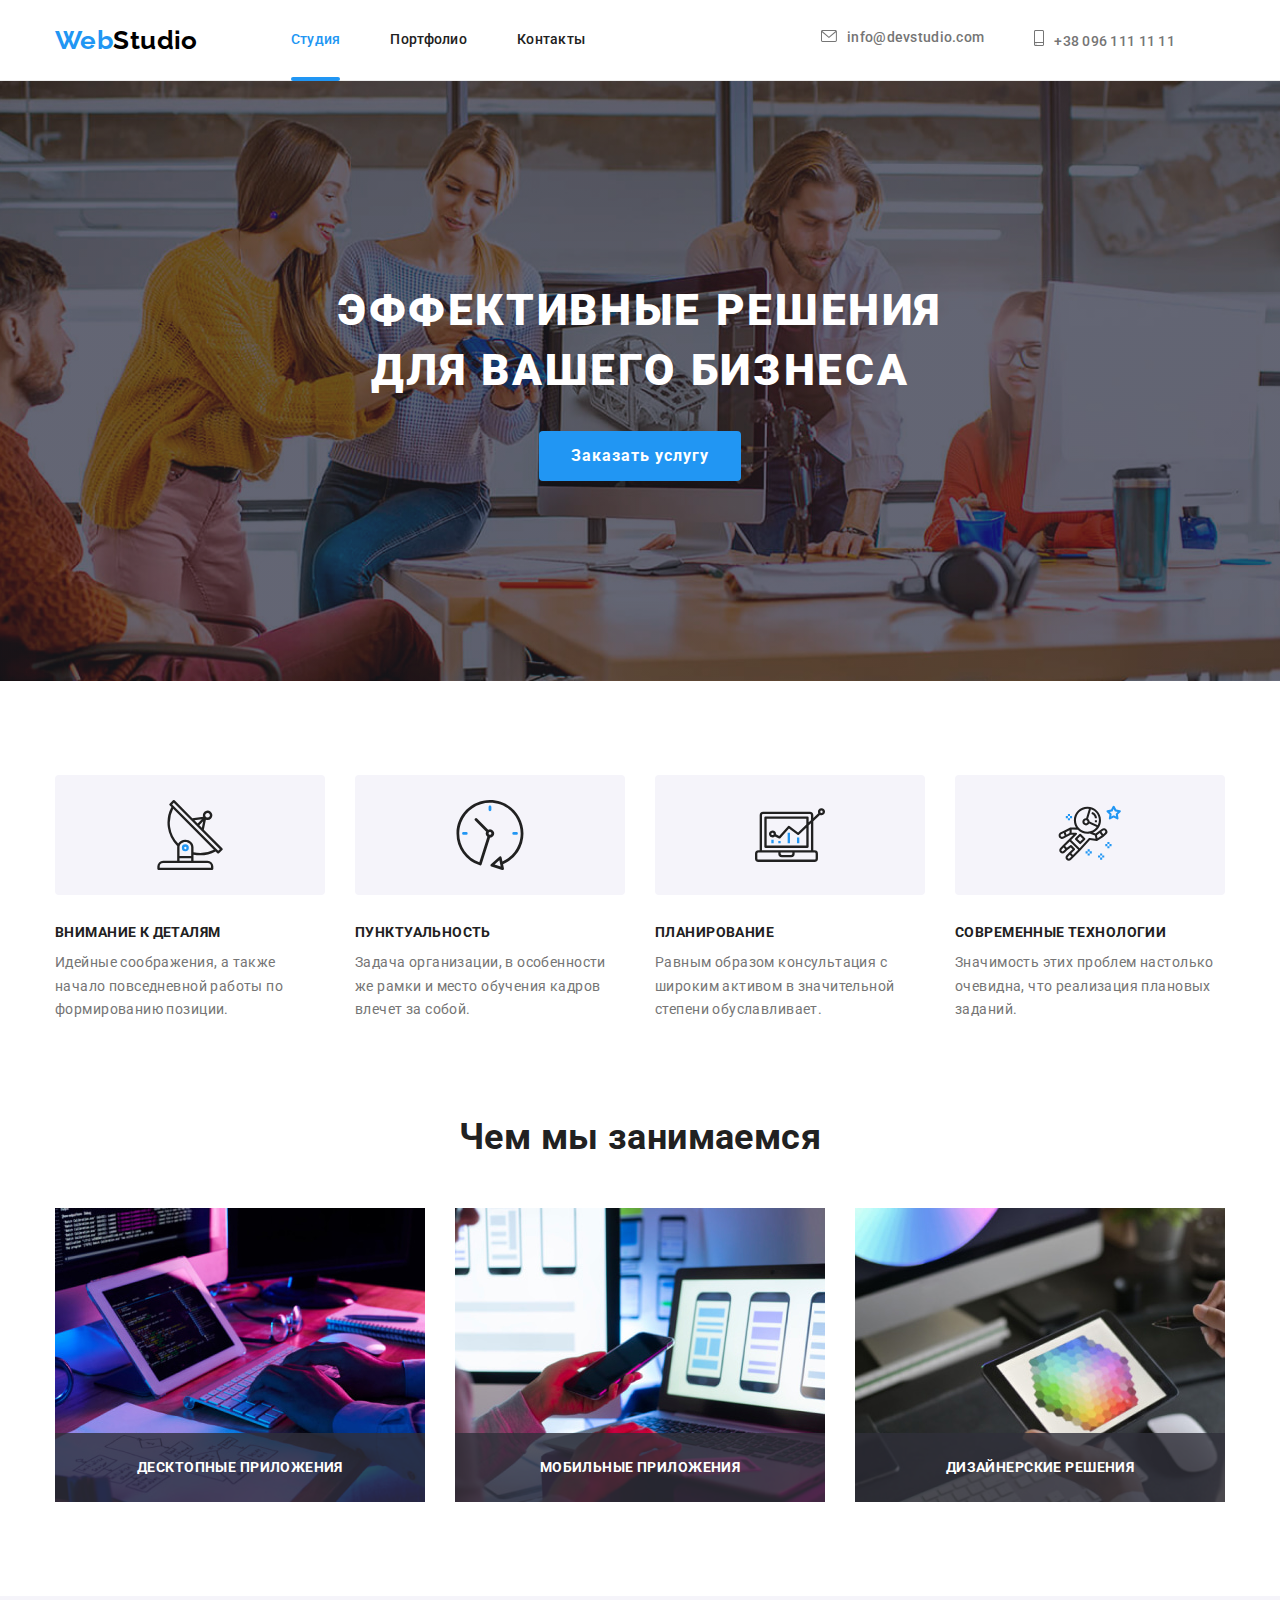
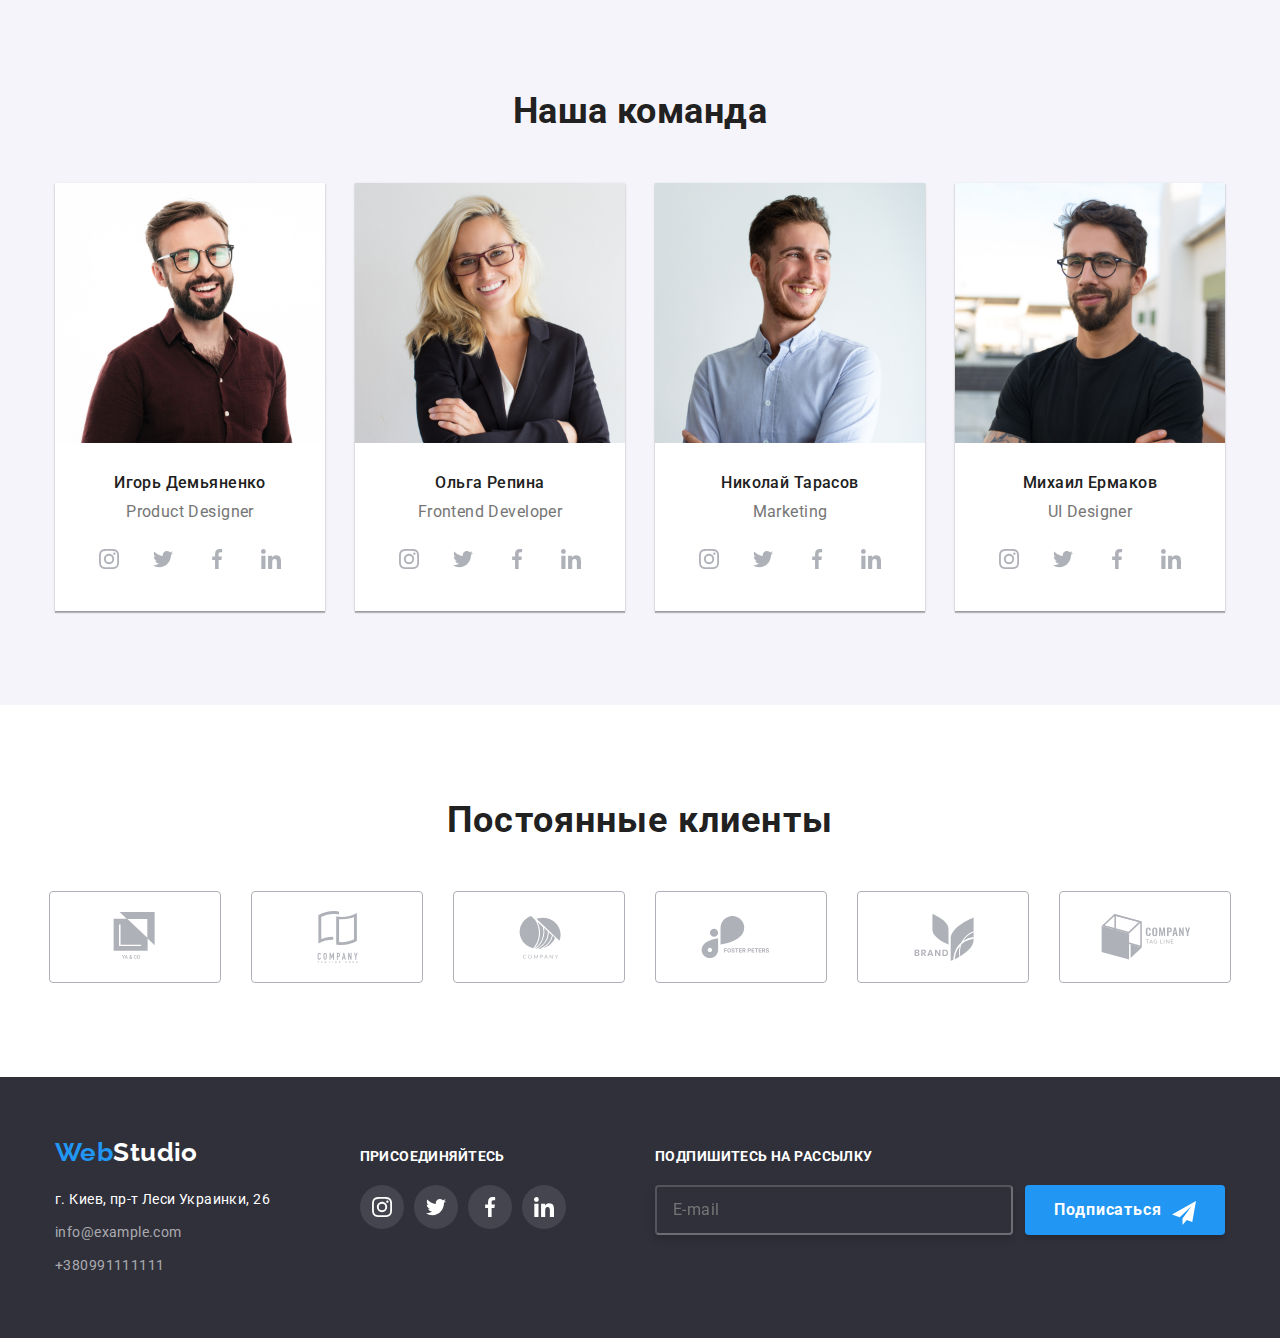
<file: index.html>
<!DOCTYPE html>
<html lang="ru">

<head>
    <meta charset="UTF-8" />
    <meta http-equiv="X-UA-Compatible" content="IE=edge" />
    <meta name="viewport" content="width=device-width, initial-scale=1.0" />
    <title lang="en">WebStudio</title>
    <link rel="stylesheet" href="https://cdn.jsdelivr.net/npm/modern-normalize@1.1.0/modern-normalize.min.css" />
    <link rel="preconnect" href="https://fonts.googleapis.com" />
    <link rel="preconnect" href="https://fonts.gstatic.com" crossorigin />
    <link href="https://fonts.googleapis.com/css2?family=Raleway:wght@700&family=Roboto:wght@400;500;700;900&display=swap" rel="stylesheet" />

    <link rel="stylesheet" href="./css/main.min.css">
</head>

<body>
    <!-- section header -->

    <header class="header">
        <div class="container header__container">
            <a class="header__logo logo link" href="" lang="en"><span class="logo__section">Web</span>Studio</a>
            <nav class="nav">
                <ul class="nav__list list">
                    <li class="nav__item">
                        <a class="nav__link link nav__link--current" href="./index.html">Студия</a>
                    </li>
                    <li class="nav__item">
                        <a class="nav__link link" href="./portfolio.html">Портфолио</a>
                    </li>
                    <li class="nav__item">
                        <a class="nav__link link" href="">Контакты</a>
                    </li>
                </ul>
            </nav>

            <ul class="header-contact list">
                <li class="header-contact__item">
                    <a class="header-contact__mail link" href="mailto:info@devstudio.com">
                        <svg class="header-contact__icon" width="16" height="12">
                            <use href="./images/icons.svg#mail" aria-label="mail"></use>
                        </svg>info@devstudio.com</a>
                </li>
                <li class="header-contact__item">
                    <a class="header-contact__phone link" href="tel:+380961111111">
                        <svg class="header-contact__icon" width="10" height="16">
                            <use href="./images/icons.svg#phone" aria-label="phone"></use>
                        </svg>+38 096 111 11 11</a>
                </li>
            </ul>
        </div>
    </header>

    <!-- main section -->

    <main>
        <!-- section hero -->

        <section class="section-hero">
            <div class="container">
                <h1 class="section-hero__title">Эффективные решения для вашего бизнеса</h1>
                <button class="section-hero__btn" type="button" data-modal-open>Заказать услугу</button>
            </div>
        </section>

        <!-- section advantage -->

        <h2 class="visually-hidden">Преимущества</h2>

        <section class="section">
            <div class="container">
                <h2 class="visually-hidden">Преимущества</h2>

                <ul class="advantage-list list">
                    <li class="advantage-list__item">
                        <div class="advantage-list__icon">
                            <svg width="70" height="70">
                                <use href="./images/icons.svg#antenna" aria-label="antenna"></use>
                            </svg>
                        </div>
                        <h3 class="advantage-list__title">Внимание к деталям</h3>
                        <p class="advantage-list__description">
                            Идейные соображения, а также начало повседневной работы по формированию позиции.
                        </p>
                    </li>
                    <li class="advantage-list__item">
                        <div class="advantage-list__icon">
                            <svg width="70" height="70">
                                <use href="./images/icons.svg#clock" aria-label="clock"></use>
                            </svg>
                        </div>
                        <h3 class="advantage-list__title">Пунктуальность</h3>
                        <p class="advantage-list__description">
                            Задача организации, в особенности же рамки и место обучения кадров влечет за собой.
                        </p>
                    </li>
                    <li class="advantage-list__item">
                        <div class="advantage-list__icon">
                            <svg width="70" height="70">
                                <use href="./images/icons.svg#diagram" aria-label="diagram"></use>
                            </svg>
                        </div>
                        <h3 class="advantage-list__title">Планирование</h3>
                        <p class="advantage-list__description">
                            Равным образом консультация с широким активом в значительной степени обуславливает.
                        </p>
                    </li>
                    <li class="advantage-list__item">
                        <div class="advantage-list__icon">
                            <svg width="70" height="70">
                                <use href="./images/icons.svg#astronaut" aria-label="astronaut"></use>
                            </svg>
                        </div>
                        <h3 class="advantage-list__title">Современные технологии</h3>
                        <p class="advantage-list__description">
                            Значимость этих проблем настолько очевидна, что реализация плановых заданий.
                        </p>
                    </li>
                </ul>
            </div>
        </section>

        <!-- section examples -->

        <section class="examples section">
            <div class="container">
                <h2 class="examples__title">Чем мы занимаемся</h2>
                <ul class="examples__list list">
                    <li class="examples__item">
                        <img src="./images/work-examples/work_examples_1.jpg" alt="фото 1" width="370" height="294" />
                        <div class="examples__wrapper">
                            <p class="examples__label">Десктопные приложения</p>
                        </div>
                    </li>
                    <li class="examples__item">
                        <img src="./images/work-examples/work_examples_2.jpg" alt="фото 2" width="370" height="294" />
                        <div class="examples__wrapper">
                            <p class="examples__label">Мобильные приложения</p>
                        </div>
                    </li>
                    <li class="examples__item">
                        <img src="./images/work-examples/work_examples_3.jpg" alt="фото 3" width="370" height="294" />
                        <div class="examples__wrapper">
                            <p class="examples__label">Дизайнерские решения</p>
                        </div>
                    </li>
                </ul>
            </div>
        </section>

        <!-- section our team -->

        <section class="team section">
            <div class="container">
                <h2 class="team__title">Наша команда</h2>
                <ul class="team__list list">
                    <li class="team__item">
                        <img src="./images/our-team/Ihor_Demyanenko.jpg" alt="photo Ihor Demyanenko" width="270" height="260" />
                        <div class="team__description-block">
                            <h3 class="team__subtitle">Игорь Демьяненко</h3>
                            <p class="team__description" lang="en">Product Designer</p>

                            <ul class="sotial-list">
                                <li class="social-item list">
                                    <a class="social-item__link" href="">
                                        <svg class="social-item__icon" width="20" height="20">
                                            <use href="./images/icons.svg#instagram" aria-label="instagram"></use>
                                        </svg>
                                    </a>
                                </li>
                                <li class="social-item list">
                                    <a class="social-item__link" href="">
                                        <svg class="social-item__icon" width="20" height="20">
                                            <use href="./images/icons.svg#twitter" aria-label="twitter"></use>
                                        </svg>
                                    </a>
                                </li>
                                <li class="social-item list">
                                    <a class="social-item__link" href="">
                                        <svg class="social-item__icon" width="20" height="20">
                                            <use href="./images/icons.svg#facebook" aria-label="facebook"></use>
                                        </svg>
                                    </a>
                                </li>
                                <li class="social-item list">
                                    <a class="social-item__link" href="">
                                        <svg class="social-item__icon" width="20" height="20">
                                            <use href="./images/icons.svg#linkedin" aria-label="linkedin"></use>
                                        </svg>
                                    </a>
                                </li>
                            </ul>
                        </div>
                    </li>
                    <li class="team__item">
                        <img src="./images/our-team/Olga_Repina.jpg" alt="photo Olha Repina" width="270" height="260" />
                        <div class="team__description-block">
                            <h3 class="team__subtitle">Ольга Репина</h3>
                            <p class="team__description" lang="en">Frontend Developer</p>
                            <ul class="sotial-list">
                                <li class="social-item list">
                                    <a class="social-item__link" href="">
                                        <svg class="social-item__icon" width="20" height="20">
                                            <use href="./images/icons.svg#instagram" aria-label="instagram"></use>
                                        </svg>
                                    </a>
                                </li>
                                <li class="social-item list">
                                    <a class="social-item__link" href="">
                                        <svg class="social-item__icon" width="20" height="20">
                                            <use href="./images/icons.svg#twitter" aria-label="twitter"></use>
                                        </svg>
                                    </a>
                                </li>
                                <li class="social-item list">
                                    <a class="social-item__link" href="">
                                        <svg class="social-item__icon" width="20" height="20">
                                            <use href="./images/icons.svg#facebook" aria-label="facebook"></use>
                                        </svg>
                                    </a>
                                </li>
                                <li class="social-item list">
                                    <a class="social-item__link" href="">
                                        <svg class="social-item__icon" width="20" height="20">
                                            <use href="./images/icons.svg#linkedin" aria-label="linkedin"></use>
                                        </svg>
                                    </a>
                                </li>
                            </ul>
                        </div>
                    </li>
                    <li class="team__item">
                        <img src="./images/our-team/Nicolay_Tarasov.jpg" alt="photo Nikolay Tarasov" width="270" height="260" />
                        <div class="team__description-block">
                            <h3 class="team__subtitle">Николай Тарасов</h3>
                            <p class="team__description" lang="en">Marketing</p>
                            <ul class="sotial-list">
                                <li class="social-item list">
                                    <a class="social-item__link" href="">
                                        <svg class="social-item__icon" width="20" height="20">
                                            <use href="./images/icons.svg#instagram" aria-label="instagram"></use>
                                        </svg>
                                    </a>
                                </li>
                                <li class="social-item list">
                                    <a class="social-item__link" href="">
                                        <svg class="social-item__icon" width="20" height="20">
                                            <use href="./images/icons.svg#twitter" aria-label="twitter"></use>
                                        </svg>
                                    </a>
                                </li>
                                <li class="social-item list">
                                    <a class="social-item__link" href="">
                                        <svg class="social-item__icon" width="20" height="20">
                                            <use href="./images/icons.svg#facebook" aria-label="facebook"></use>
                                        </svg>
                                    </a>
                                </li>
                                <li class="social-item list">
                                    <a class="social-item__link" href="">
                                        <svg class="social-item__icon" width="20" height="20">
                                            <use href="./images/icons.svg#linkedin" aria-label="linkedin"></use>
                                        </svg>
                                    </a>
                                </li>
                            </ul>
                        </div>
                    </li>
                    <li class="team__item">
                        <img src="./images/our-team/Mychail_Ermakov.jpg" alt="photo Mykhail Ermakov" width="270" height="260" />
                        <div class="team__description-block">
                            <h3 class="team__subtitle">Михаил Ермаков</h3>
                            <p class="team__description" lang="en">UI Designer</p>
                            <ul class="sotial-list">
                                <li class="social-item list">
                                    <a class="social-item__link" href="">
                                        <svg class="social-item__icon" width="20" height="20">
                                            <use href="./images/icons.svg#instagram" aria-label="instagram"></use>
                                        </svg>
                                    </a>
                                </li>
                                <li class="social-item list">
                                    <a class="social-item__link" href="">
                                        <svg class="social-item__icon" width="20" height="20">
                                            <use href="./images/icons.svg#twitter" aria-label="twitter"></use>
                                        </svg>
                                    </a>
                                </li>
                                <li class="social-item list">
                                    <a class="social-item__link" href="">
                                        <svg class="social-item__icon" width="20" height="20">
                                            <use href="./images/icons.svg#facebook" aria-label="facebook"></use>
                                        </svg>
                                    </a>
                                </li>
                                <li class="social-item list">
                                    <a class="social-item__link" href="">
                                        <svg class="social-item__icon" width="20" height="20">
                                            <use href="./images/icons.svg#linkedin" aria-label="linkedin"></use>
                                        </svg>
                                    </a>
                                </li>
                            </ul>
                        </div>
                    </li>
                </ul>
            </div>
        </section>

        <!-- regular customers -->

        <section class="customers section">
            <h2 class="customers__title">Постоянные клиенты</h2>
            <div class="customers__wrapper">
                <ul class="customers__list list">
                    <li class="customers__item">
                        <a class="customers__link " href="">
                            <svg class="customers__icon" width="170" height="90">
                                <use href="./images/icons.svg#Client-1" aria-label="Client-1"></use>
                            </svg>
                        </a>
                    </li>
                    <li class="customers__item">
                        <a href="" class="customers__link">
                            <svg class="customers__icon" width="170" height="90">
                                <use href="./images/icons.svg#Client-2" aria-label="Client-2"></use>
                            </svg>
                        </a>
                    </li>
                    <li class="customers__item">
                        <a href="" class="customers__link">
                            <svg class="customers__icon" width="170" height="90">
                                <use href="./images/icons.svg#Client-3" aria-label="Client-3"></use>
                            </svg>
                        </a>
                    </li>
                    <li class="customers__item">
                        <a href="" class="customers__link">
                            <svg class="customers__icon" width="170" height="90">
                                <use href="./images/icons.svg#Client-4" aria-label="Client-4"></use>
                            </svg>
                        </a>
                    </li>
                    <li class="customers__item">
                        <a href="" class="customers__link">
                            <svg class="customers__icon" width="170" height="90">
                                <use href="./images/icons.svg#Client-5" aria-label="Client-5"></use>
                            </svg>
                        </a>
                    </li>
                    <li class="customers__item">
                        <a href="" class="customers__link">
                            <svg class="customers__icon" width="170" height="90">
                                <use href="./images/icons.svg#Client-6" aria-label="Client-6"></use>
                            </svg>
                        </a>
                    </li>
                </ul>
            </div>
        </section>
    </main>

    <!-- section footer -->

    <footer class="footer">
        <div class="footer-container container">
            <div>
                <a class="footer__logo logo link" href="" lang="en"><span class="logo__section">Web</span>Studio</a>
                <adress>
                    <ul class="adress-list list">
                        <li class="adress-list__item">
                            <a class="adress-list__adress">г. Киев, пр-т Леси Украинки, 26</a>
                        </li>
                        <li class="adress-list__item">
                            <a class="adress-list__mail link" href="info@example.com">info@example.com</a>
                        </li>
                        <li class="adress-list__item">
                            <a class="adress-list__phone link" href="tel:+380991111111">+380991111111</a>
                        </li>
                    </ul>
                </adress>
            </div>
            <div>
                <b class="join">Присоединяйтесь</b>

                <ul class="sotial-list">
                    <li class="social-item list">
                        <a class="social-item__link social-item__link--footer" href="">
                            <svg class="social-item__icon social-item__icon--footer" width="20" height="20">
                                <use href="./images/icons.svg#instagram" aria-label="instagram"></use>
                            </svg>
                        </a>
                    </li>
                    <li class="social-item list">
                        <a class="social-item__link social-item__link--footer" href="">
                            <svg class="social-item__icon social-item__icon--footer" width="20" height="20">
                                <use href="./images/icons.svg#twitter" aria-label="twitter"></use>
                            </svg>
                        </a>
                    </li>
                    <li class="social-item list">
                        <a class="social-item__link social-item__link--footer" href="">
                            <svg class="social-item__icon social-item__icon--footer" width="20" height="20">
                                <use href="./images/icons.svg#facebook" aria-label="facebook"></use>
                            </svg>
                        </a>
                    </li>
                    <li class="social-item list">
                        <a class="social-item__link social-item__link--footer" href="">
                            <svg class="social-item__icon social-item__icon--footer" width="20" height="20">
                                <use href="./images/icons.svg#linkedin" aria-label="linkedin"></use>
                            </svg>
                        </a>
                    </li>
                </ul>
            </div>
            <div class="form-part">
                <form action="#" class="footer-form">
                    <b class="footer-form__action">Подпишитесь на рассылку</b>
                    <label class="footer-form__subscription">
                    <input class="footer-form__input" type="email" name="user-email" placeholder="E-mail">
                    <button class="footer-form__btn" type="submit">Подписаться
                        <svg class="footer-form__icon" width="24" height="24">
                            <use href="./images/icons.svg#icon-send" aria-label="telegram"></use>
                        </svg>
                    </button>
                </label>
                </form>
            </div>
        </div>
    </footer>

    <!-- modal -->

    <div class="backdrop is-hidden" data-modal>
        <div class="modal">
            <button class="modal__close-btn" type="button" data-modal-close>
                <svg width="11" height="11">
                    <use href="./images/icons.svg#close" aria-label="close-button"></use>
                </svg>

            </button>

            <form class="modal-form" action="#">
                <b class="modal-form__action">Оставьте свои данные, мы вам перезвоним</b>

                <label class="modal-form__description">Имя
                    <span class="modal-form__wrapper">
                        <input class="modal-form__cell" name="user-name" type="text">
                        <svg class="modal-form__icon" width="18" height="18">
                            <use href="./images/icons.svg#phone-black" aria-label="phone"></use>
                        </svg>
                    </span>

                </label>


                <label class="modal-form__description">Телефон
                    <span class="modal-form__wrapper">
                        <input class="modal-form__cell" name="user-phone" type="tel">
                        <svg class="modal-form__icon" width="18" height="18">
                            <use href="./images/icons.svg#person-black" aria-label="phone"></use>
                        </svg>
                    </span>
                </label>


                <label class="modal-form__description">Почта
                    <span class="modal-form__wrapper">
                        <input class="modal-form__cell" name="user-email" type="email">
                        <svg class="modal-form__icon" width="18" height="18">
                            <use href="./images/icons.svg#email-black" aria-label="phone"></use>
                        </svg>
                    </span>
                </label>


                <label class="modal-form__description">Комментарий

                    <textarea class="modal-form__message" name="user-message" placeholder="Введите текст"></textarea>
                </label>



                <label class="modal-form__agreement" for="policy-check">
                    <input class="modal-form__checkbox visually-hidden" name="user-checkbox" type="checkbox" id="policy-check">
                    <span class="modal-form__check"></span>Соглашаюсь с рассылкой и принимаю <a class="modal-form__policy" href=""> Условия договора</a>
            </label>


                <button class="modal-form__send-btn" type="submit">Отправить</button>

            </form>
        </div>
    </div>
    <script src="./js/modal.js"></script>
</body>

</html>
</file>
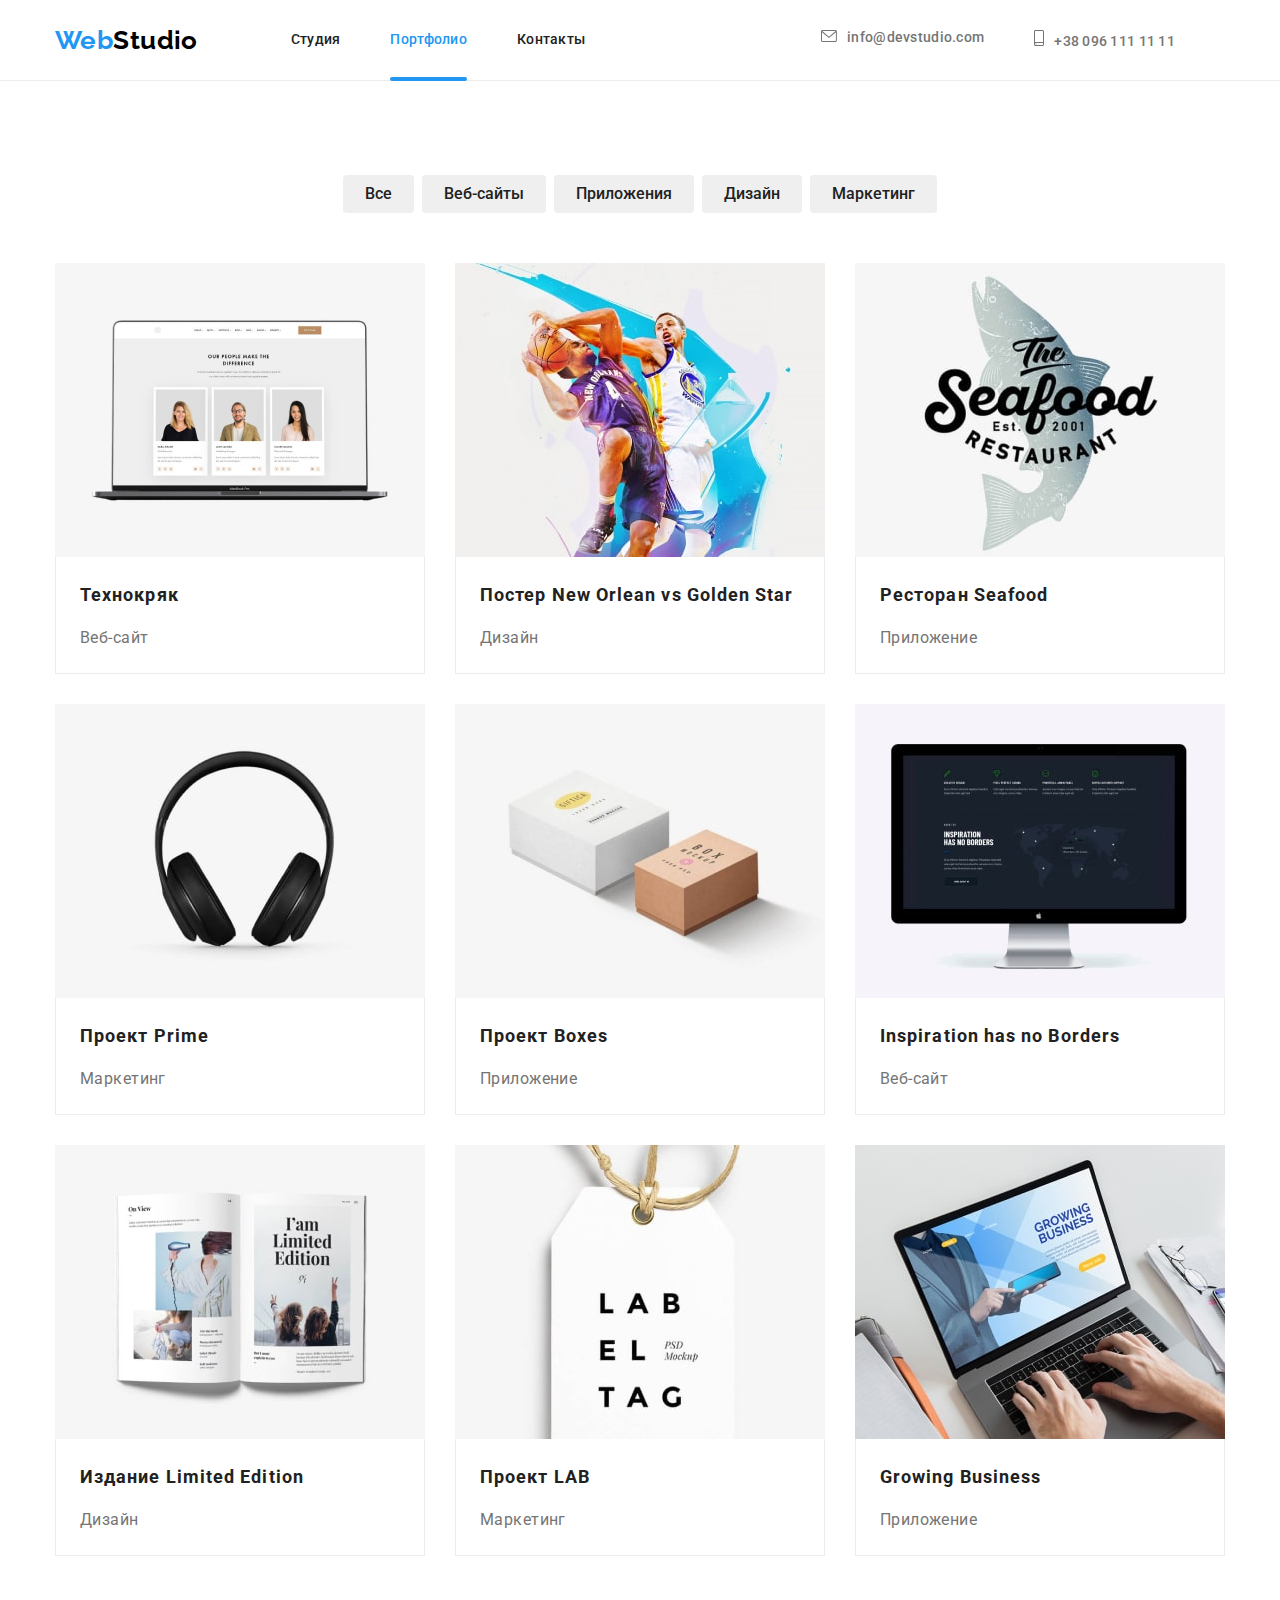
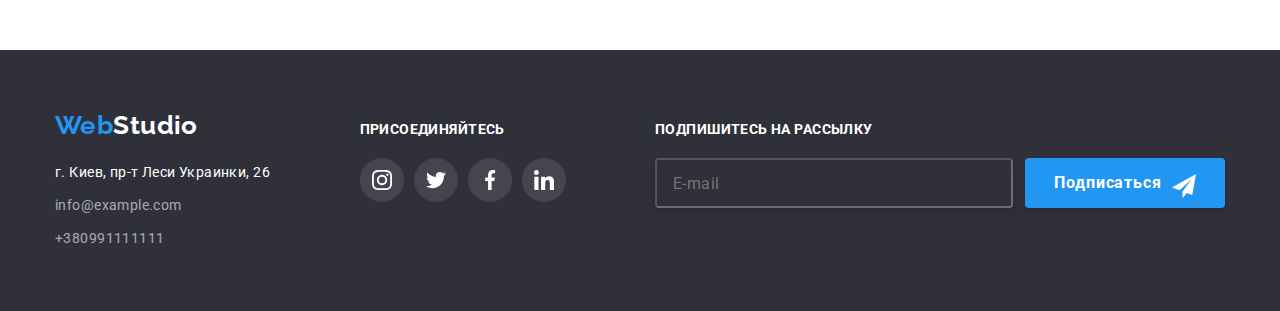
<file: portfolio.html>
<!DOCTYPE html>
<html lang="ru">

<head>
    <meta charset="UTF-8" />
    <meta http-equiv="X-UA-Compatible" content="IE=edge" />
    <meta name="viewport" content="width=device-width, initial-scale=1.0" />
    <title>Document</title>
    <link rel="stylesheet" href="https://cdn.jsdelivr.net/npm/modern-normalize@1.1.0/modern-normalize.min.css" />
    <link rel="preconnect" href="https://fonts.googleapis.com" />
    <link rel="preconnect" href="https://fonts.gstatic.com" crossorigin />
    <link href="https://fonts.googleapis.com/css2?family=Raleway:wght@700&family=Roboto:wght@400;500;700;900&display=swap" rel="stylesheet" />

    <link rel="stylesheet" href="./css/portfolio.min.css">
</head>

<body>
    <!-- section header -->

    <header class="header">
        <div class="container header__container">
            <a class="header__logo logo link" href="" lang="en"><span class="logo__section">Web</span>Studio</a>
            <nav class="nav">
                <ul class="nav__list list">
                    <li class="nav__item">
                        <a class="nav__link link" href="./index.html">Студия</a>
                    </li>
                    <li class="nav__item">
                        <a class="nav__link link nav__link--current" href="./portfolio.html">Портфолио</a>
                    </li>
                    <li class="nav__item">
                        <a class="nav__link link" href="">Контакты</a>
                    </li>
                </ul>
            </nav>

            <ul class="header-contact list">
                <li class="header-contact__item">
                    <a class="header-contact__mail link" href="mailto:info@devstudio.com">
                        <svg class="header-contact__icon" width="16" height="12">
                            <use href="./images/icons.svg#mail" aria-label="mail"></use>
                        </svg>info@devstudio.com</a>
                </li>
                <li class="header-contact__item">
                    <a class="header-contact__phone link" href="tel:+380961111111">
                        <svg class="header-contact__icon" width="10" height="16">
                            <use href="./images/icons.svg#phone" aria-label="phone"></use>
                        </svg>+38 096 111 11 11</a>
                </li>
            </ul>
        </div>
    </header>

    <!-- main section -->

    <main class="main-container">


        <section class="section">
            <div class="container">
                <h1 class="visually-hidden">Портфолио</h1>
                <ul class="btn-list list">
                    <li class="btn-list__item">
                        <button class="btn-list__btn" type="button">Все</button>
                    </li>
                    <li class="btn-list__item">
                        <button class="btn-list__btn" type="button">Веб-сайты</button>
                    </li>
                    <li class="btn-list__item">
                        <button class="btn-list__btn" type="button">Приложения</button>
                    </li>
                    <li class="btn-list__item">
                        <button class="btn-list__btn" type="button">Дизайн</button>
                    </li>
                    <li class="btn-list__item">
                        <button class="btn-list__btn" type="button">Маркетинг</button>
                    </li>
                </ul>


                <ul class="portfolio-list list">
                    <li class="portfolio-item">
                        <a class="portfolio-item__link link" href="">
                            <div class="portfolio-item__wrapper">
                                <img class="portfolio-item__img" src="./images/image-portfolio/img-min.jpg" alt="" width="370" height="294" />
                                <p class="portfolio-item__overlay">Технокряк это современная площадка распространения коронавируса. Компании используют эту платформу для цифрового шпионажа и атак на защищённые сервера конкурентов</p>
                            </div>
                            <div class="portfolio-item__description">
                                <h2 class="portfolio-item__title">Технокряк</h2>
                                <p class="portfolio-item__name">Веб-сайт</p>
                            </div>
                        </a>
                    </li>
                    <li class="portfolio-item">
                        <a class="portfolio-item__link link" href="">
                            <div class="portfolio-item__wrapper">
                                <img class="portfolio-item__img" src="./images/image-portfolio/img-1-min.jpg" alt="" width="370" height="294" />
                                <p class="portfolio-item__overlay">Технокряк это современная площадка распространения коронавируса. Компании используют эту платформу для цифрового шпионажа и атак на защищённые сервера конкурентов</p>
                            </div>
                            <div class="portfolio-item__description">
                                <h2 class="portfolio-item__title">Постер New Orlean vs Golden Star</h2>
                                <p class="portfolio-item__name">Дизайн</p>
                            </div>
                        </a>
                    </li>
                    <li class="portfolio-item">
                        <a class="portfolio-item__link link" href="">
                            <div class="portfolio-item__wrapper">
                                <img class="portfolio-item__img" src="./images/image-portfolio/img-2-min.jpg" alt="" width="370" height="294" />
                                <p class="portfolio-item__overlay">Технокряк это современная площадка распространения коронавируса. Компании используют эту платформу для цифрового шпионажа и атак на защищённые сервера конкурентов</p>
                            </div>
                            <div class="portfolio-item__description">
                                <h2 class="portfolio-item__title">Ресторан Seafood</h2>
                                <p class="portfolio-item__name">Приложение</p>
                            </div>
                        </a>
                    </li>
                    <li class="portfolio-item">
                        <a class="portfolio-item__link link" href="">
                            <div class="portfolio-item__wrapper">
                                <img class="portfolio-item__img" src="./images/image-portfolio/img-3-min.jpg" alt="" width="370" height="294" />
                                <p class="portfolio-item__overlay">Технокряк это современная площадка распространения коронавируса. Компании используют эту платформу для цифрового шпионажа и атак на защищённые сервера конкурентов</p>
                            </div>
                            <div class="portfolio-item__description">
                                <h2 class="portfolio-item__title">Проект Prime</h2>
                                <p class="portfolio-item__name">Маркетинг</p>
                            </div>
                        </a>
                    </li>
                    <li class="portfolio-item">
                        <a class="portfolio-item__link link" href="">
                            <div class="portfolio-item__wrapper">
                                <img class="portfolio-item__img" src="./images/image-portfolio/img-4-min.jpg" alt="" width="370" height="294" />
                                <p class="portfolio-item__overlay">Технокряк это современная площадка распространения коронавируса. Компании используют эту платформу для цифрового шпионажа и атак на защищённые сервера конкурентов</p>
                            </div>
                            <div class="portfolio-item__description">
                                <h2 class="portfolio-item__title">Проект Boxes</h2>
                                <p class="portfolio-item__name">Приложение</p>
                            </div>
                        </a>
                    </li>
                    <li class="portfolio-item">
                        <a class="portfolio-item__link link" href="">
                            <div class="portfolio-item__wrapper">
                                <img class="portfolio-item__img" src="./images/image-portfolio/img-5-min.jpg" alt="" width="370" height="294" />
                                <p class="portfolio-item__overlay">Технокряк это современная площадка распространения коронавируса. Компании используют эту платформу для цифрового шпионажа и атак на защищённые сервера конкурентов</p>
                            </div>
                            <div class="portfolio-item__description">
                                <h2 class="portfolio-item__title">Inspiration has no Borders</h2>
                                <p class="portfolio-item__name">Веб-сайт</p>
                            </div>
                        </a>
                    </li>
                    <li class="portfolio-item">
                        <a class="portfolio-item__link link" href="">
                            <div class="portfolio-item__wrapper">
                                <img class="portfolio-item__img" src="./images/image-portfolio/img-6-min.jpg" alt="" width="370" height="294" />
                                <p class="portfolio-item__overlay">Технокряк это современная площадка распространения коронавируса. Компании используют эту платформу для цифрового шпионажа и атак на защищённые сервера конкурентов</p>
                            </div>
                            <div class="portfolio-item__description">
                                <h2 class="portfolio-item__title">Издание Limited Edition</h2>
                                <p class="portfolio-item__name">Дизайн</p>
                            </div>
                        </a>
                    </li>
                    <li class="portfolio-item">
                        <a class="portfolio-item__link link" href="">
                            <div class="portfolio-item__wrapper">
                                <img class="portfolio-item__img" src="./images/image-portfolio/img-7-min.jpg" alt="" width="370" height="294" />
                                <p class="portfolio-item__overlay">Технокряк это современная площадка распространения коронавируса. Компании используют эту платформу для цифрового шпионажа и атак на защищённые сервера конкурентов</p>
                            </div>
                            <div class="portfolio-item__description">
                                <h2 class="portfolio-item__title">Проект LAB</h2>
                                <p class="portfolio-item__name">Маркетинг</p>
                            </div>
                        </a>
                    </li>
                    <li class="portfolio-item">
                        <a class="portfolio-item__link link" href="">
                            <div class="portfolio-item__wrapper">
                                <img class="portfolio-item__img" src="./images/image-portfolio/img-8-min.jpg" alt="" width="370" height="294" />
                                <p class="portfolio-item__overlay">Технокряк это современная площадка распространения коронавируса. Компании используют эту платформу для цифрового шпионажа и атак на защищённые сервера конкурентов</p>
                            </div>
                            <div class="portfolio-item__description">
                                <h2 class="portfolio-item__title">Growing Business</h2>
                                <p class="portfolio-item__name">Приложение</p>
                            </div>
                        </a>
                    </li>
                </ul>
            </div>
        </section>
    </main>

    <!-- section footer -->

    <footer class="footer">
        <div class="footer-container container">
            <div>
                <a class="footer__logo logo link" href="" lang="en"><span class="logo__section">Web</span>Studio</a>
                <adress>
                    <ul class="adress-list list">
                        <li class="adress-list__item">
                            <a class="adress-list__adress">г. Киев, пр-т Леси Украинки, 26</a>
                        </li>
                        <li class="adress-list__item">
                            <a class="adress-list__mail link" href="info@example.com">info@example.com</a>
                        </li>
                        <li class="adress-list__item">
                            <a class="adress-list__phone link" href="tel:+380991111111">+380991111111</a>
                        </li>
                    </ul>
                </adress>
            </div>
            <div>
                <b class="join">Присоединяйтесь</b>

                <ul class="sotial-list">
                    <li class="social-item list">
                        <a class="social-item__link social-item__link--footer" href="">
                            <svg class="social-item__icon social-item__icon--footer" width="20" height="20">
                                <use href="./images/icons.svg#instagram" aria-label="instagram"></use>
                            </svg>
                        </a>
                    </li>
                    <li class="social-item list">
                        <a class="social-item__link social-item__link--footer" href="">
                            <svg class="social-item__icon social-item__icon--footer" width="20" height="20">
                                <use href="./images/icons.svg#twitter" aria-label="twitter"></use>
                            </svg>
                        </a>
                    </li>
                    <li class="social-item list">
                        <a class="social-item__link social-item__link--footer" href="">
                            <svg class="social-item__icon social-item__icon--footer" width="20" height="20">
                                <use href="./images/icons.svg#facebook" aria-label="facebook"></use>
                            </svg>
                        </a>
                    </li>
                    <li class="social-item list">
                        <a class="social-item__link social-item__link--footer" href="">
                            <svg class="social-item__icon social-item__icon--footer" width="20" height="20">
                                <use href="./images/icons.svg#linkedin" aria-label="linkedin"></use>
                            </svg>
                        </a>
                    </li>
                </ul>
            </div>
            <div class="form-part">
                <form action="#" class="footer-form">
                    <b class="footer-form__action">Подпишитесь на рассылку</b>
                    <label class="footer-form__subscription">
                    <input class="footer-form__input" type="email" name="user-email" placeholder="E-mail">
                    <button class="footer-form__btn" type="submit">Подписаться
                        <svg class="footer-form__icon" width="24" height="24">
                            <use href="./images/icons.svg#icon-send" aria-label="telegram"></use>
                        </svg>
                    </button>
                </label>
                </form>
            </div>
        </div>
    </footer>
</body>

</html>
</file>
<file: css/main.min.css>
.visually-hidden{position:absolute;width:1px;height:1px;margin:-1px;border:0;padding:0;white-space:nowrap;clip-path:inset(100%);clip:rect(0 0 0 0);overflow:hidden}h1,h2,h3,h4,h5,h6,p{margin:0}ul,ol{margin:0;padding:0}img{display:block;max-width:100%;height:auto}.link{text-decoration:none}.list{list-style:none}.section{padding-bottom:94px;padding-top:94px}body{font-family:"Roboto",sans-serif;font-size:14px;font-weight:400;color:#212121;letter-spacing:0.03em}.container{max-width:1200px;padding-left:15px;padding-right:15px;margin-left:auto;margin-right:auto}.header{border-bottom:1px solid #ececec}.header__container{display:flex;align-items:center}.header-contact{display:flex;margin-left:auto}.header-contact__item{margin-right:50px}.header-contact__mail{display:block;padding-top:24px;padding-bottom:24px;font-weight:500;line-height:1.14;letter-spacing:0.02em;color:#757575;transition:color 250ms cubic-bezier(0.4, 0, 0.2, 1)}.header-contact__mail:hover,.header-contact__mail:focus{outline:transparent;color:#2196f3}.header-contact__phone{display:block;padding-top:24px;padding-bottom:24px;font-weight:500;line-height:1.14;letter-spacing:0.02em;color:#757575;transition:color 250ms cubic-bezier(0.4, 0, 0.2, 1)}.header-contact__phone:hover,.header-contact__phone:focus{outline:transparent;color:#2196f3}.header-contact__icon{margin-right:10px;fill:currentColor}.nav__list{display:flex;align-items:center}.nav__item:not(:last-child){margin-right:50px}.nav__link{position:relative;font-weight:500;line-height:1.14;letter-spacing:0.02em;color:#212121;transition:color 250ms cubic-bezier(0.4, 0, 0.2, 1);display:block;padding-top:32px;padding-bottom:32px}.nav__link:hover,.nav__link:focus{outline:transparent;color:#2196f3}.nav__link--current{color:#2196f3}.nav__link--current::after{content:"";display:block;margin-top:28px;width:100%;height:4px;border-radius:2px;background-color:#2196f3;position:absolute;left:0;bottom:0;bottom:-1px}.section-hero{margin:0 auto;background-image:linear-gradient(rgba(47,48,58,0.4), rgba(47,48,58,0.4)),url(../images/fon.jpg);background-repeat:no-repeat;background-position:center;background-size:cover;max-width:1600px;padding:200px 0;background-color:#2f303a;text-align:center}.section-hero__title{width:696px;margin-right:auto;margin-left:auto;margin-bottom:30px;text-align:center;font-weight:900;font-size:44px;line-height:1.36;letter-spacing:0.06em;text-transform:uppercase;color:#fff}.section-hero__btn{padding:10px 32px;border-radius:4px;border:transparent;font-family:inherit;font-weight:700;font-size:16px;line-height:1.875;letter-spacing:0.06em;background-color:#2196f3;color:#fff;transition:background-color 250ms cubic-bezier(0.4, 0, 0.2, 1)}.section-hero__btn:hover,.section-hero__btn:focus{outline:transparent;background-color:#188ce8;border:1px solid #188ce8}.advantage-list{display:flex}.advantage-list__item{width:270px}.advantage-list__item:not(:last-child){margin-right:30px}.advantage-list__icon{display:flex;margin-bottom:30px;height:120px;width:270px;background-color:#f5f4fa;border-radius:4px;justify-content:center;align-items:center}.advantage-list__title{margin-bottom:10px;font-size:14px;font-weight:700;line-height:1.14;text-transform:uppercase}.advantage-list__description{line-height:1.71;color:#757575}.examples{padding-bottom:94px;padding-top:0}.examples__title{margin-bottom:50px;font-weight:700;font-size:36px;line-height:1.17;text-align:center}.examples__list{display:flex;justify-content:space-between}.examples__item:not(:last-child){margin-right:30px}.examples__wrapper{position:relative}.examples__label{position:absolute;bottom:0;width:100%;padding-top:27px;padding-bottom:27px;font-weight:700;font-size:14px;line-height:1.14;text-align:center;letter-spacing:0.03em;text-transform:uppercase;color:#fff;background-color:rgba(47,48,58,0.8)}.team{background-color:#f5f4fa}.team__title{margin-bottom:50px;font-weight:700;font-size:36px;line-height:1.17;text-align:center}.team__list{display:flex;justify-content:space-between;text-align:center}.team__item{box-shadow:0px 1px 3px rgba(0,0,0,0.12),0px 1px 1px rgba(0,4,4,0.14),0px 2px 1px rgba(1,4,6,0.2)}.team__item:not(:last-child){margin-right:30px}.team__description-block{background-color:#fff;padding-top:30px;padding-bottom:30px}.team__subtitle{display:block;margin-bottom:10px;font-weight:500;font-size:16px;line-height:1.19}.team__description{display:block;font-size:16px;line-height:1.19;color:#757575;margin-bottom:16px}.customers__title{margin-bottom:50px;font-weight:700;font-size:36px;line-height:1.17;text-align:center;letter-spacing:0.03em;color:#212121}.customers__list{display:flex;justify-content:center}.customers__item:not(:last-child){margin-right:30px}.customers__link{display:flex;border:1px solid #AFB1B8;border-radius:4px;fill:#AFB1B8;transition:fill 250ms cubic-bezier(0.4, 0, 0.2, 1)}.customers__link:hover,.customers__link:focus{outline:transparent;border:1px solid #2196f3;fill:#2196f3}.footer{padding:60px 0;background-color:#2f303a}.footer-container{display:flex;align-items:baseline;justify-content:space-between}.adress-list__item:not(:last-child){margin-bottom:9px}.adress-list__adress{font-style:normal;line-height:1.71;color:#fff;transition:color 250ms cubic-bezier(0.4, 0, 0.2, 1)}.adress-list__adress:hover,.adress-list__adress:focus{outline:transparent;color:#2196f3}.adress-list__mail{line-height:1.71;color:rgba(255,255,255,0.6);transition:color 250ms cubic-bezier(0.4, 0, 0.2, 1)}.adress-list__mail:hover,.adress-list__mail:focus{outline:transparent;color:#2196f3}.adress-list__phone{line-height:1.71;color:rgba(255,255,255,0.6);transition:color 250ms cubic-bezier(0.4, 0, 0.2, 1)}.adress-list__phone:hover,.adress-list__phone:focus{outline:transparent;color:#2196f3}.logo{font-family:"Raleway",sans-serif;font-weight:700;font-size:26px;line-height:1.19}.logo__section{color:#2196f3}.header__logo{display:block;padding-top:24px;padding-bottom:24px;color:#000;margin-right:93px}.header__logo:focus{outline:1px solid #2196f3}.footer__logo{display:inline-block;margin-bottom:20px;color:#fff}.footer__logo:focus{outline:1px solid #2196f3}.backdrop{position:fixed;top:0;left:0;width:100%;height:100%;background-color:rgba(0,0,0,0.2);opacity:1;visibility:visible;transition:opacity 250ms cubic-bezier(0.4, 0, 0.2, 1),visibility 250ms cubic-bezier(0.4, 0, 0.2, 1)}.backdrop.is-hidden .modal{transform:translate(-50%, -50%) scale(0.9)}.modal{position:absolute;left:50%;top:50%;width:528px;height:581px;background-color:#fff;box-shadow:0px 1px 3px rgba(0,0,0,0.12),0px 1px 1px rgba(0,0,0,0.14),0px 2px 1px rgba(0,0,0,0.2);border-radius:4px;transform:translate(-50%, -50%) scale(1);transition:transform 250ms cubic-bezier(0.4, 0, 0.2, 1)}.modal__close-btn{position:absolute;top:8px;right:8px;width:30px;height:30px;background:transparent;border-color:rgba(0,0,0,0.1);border-radius:50%;cursor:pointer}.modal__close-btn:hover,.modal__close-btn:focus{fill:#2196f3}.is-hidden{opacity:0;visibility:hidden;pointer-events:none}.modal-form{display:flex;flex-direction:column;padding:40px}.modal-form__action{font-weight:700;font-size:20px;line-height:1.15;text-align:center;letter-spacing:0.03em;color:#212121;margin-bottom:14px}.modal-form__description{font-size:12px;line-height:1.17;letter-spacing:0.01em;color:#757575}.modal-form__wrapper{display:block;position:relative;margin-top:4px}.modal-form__cell{display:block;margin-bottom:10px;width:100%;height:40px;border-color:rgba(33,33,33,0.2);border-radius:4px;transition:border-color 250ms cubic-bezier(0.4, 0, 0.2, 1)}.modal-form__cell:focus{outline:none;border-color:#2196f3}.modal-form__icon{position:absolute;top:50%;left:12px;transform:translateY(-50%);transition:fill 250ms cubic-bezier(0.4, 0, 0.2, 1)}.modal-form__cell:focus+.modal-form__icon{fill:#2196f3}.modal-form__message{display:block;font-family:inherit;font-size:14px;line-height:1.14;letter-spacing:0.01em;width:100%;height:120px;border-color:rgba(33,33,33,0.2);border-radius:4px;padding:12px 16px;margin-bottom:20px;margin-top:4px;resize:none;transition:border-color 250ms cubic-bezier(0.4, 0, 0.2, 1)}.modal-form__message:focus{outline:none;border-color:#2196f3}.modal-form__message::placeholder{color:rgba(117,117,117,0.5)}.modal-form__agreement{font-size:14px;line-height:1.71;letter-spacing:0.03em;color:#757575;display:flex;align-items:center;margin-bottom:30px;margin-left:24px}.modal-form__check{display:inline-block;background:url(../../images/check/checkbox.svg);background-repeat:no-repeat;width:15px;height:16px;margin-right:7px;transition:background 250ms cubic-bezier(0.4, 0, 0.2, 1)}.modal-form__policy{margin-left:2px;text-decoration-line:underline;color:#2196f3}.modal-form__policy:focus{outline:2px solid #2196f3}.modal-form__send-btn{width:200px;height:50px;background:#2196f3;box-shadow:0px 1px 3px rgba(0,0,0,0.12),0px 1px 1px rgba(0,0,0,0.14),0px 2px 1px rgba(0,0,0,0.2);border-radius:4px;border:transparent;font-weight:700;font-size:16px;line-height:1.88;letter-spacing:0.06em;align-self:center;cursor:pointer;color:#fff;transition:background 250ms cubic-bezier(0.4, 0, 0.2),border 250ms cubic-bezier(0.4, 0, 0.2, 1)}.modal-form__send-btn:hover,.modal-form__send-btn:focus{background:#188ce8;outline:transparent;border:3px solid #2196f3}.modal-form__checkbox:checked+.modal-form__check{background:url(../../images/check/check.svg);background-repeat:no-repeat}.sotial-list{display:flex;justify-content:center}.social-item__link{display:flex;justify-content:center;align-items:center;width:44px;height:44px;background-color:#fff;border-radius:50%;transition:background-color 250ms cubic-bezier(0.4, 0, 0.2, 1)}.social-item__link:hover,.social-item__link:focus{outline:transparent;background-color:#2196f3}.social-item__icon{fill:#AFB1B8;transition:fill 250ms cubic-bezier(0.4, 0, 0.2, 1)}.social-item__link:hover .social-item__icon,.social-item__link:focus .social-item__icon{outline:transparent;fill:#fff}.social-item:not(:last-child){margin-right:10px}.join{display:block;margin-bottom:20px;font-weight:700;font-size:14px;line-height:1.14;letter-spacing:0.03em;text-transform:uppercase;color:#fff}.social-item__link--footer{background-color:rgba(255,255,255,0.1)}.social-item__icon--footer{fill:#fff}.footer-form{display:flex;flex-direction:column}.footer-form__action{display:block;font-weight:700;font-size:14px;line-height:1.14;letter-spacing:0.03em;text-transform:uppercase;color:#fff;margin-bottom:20px}.footer-form__subscription{display:flex}.footer-form__input{margin-right:12px;width:358px;height:50px;border-color:rgba(255,255,255,0.3);filter:drop-shadow(0px 4px 4px rgba(0,0,0,0.15));border-radius:4px;background-color:#2f303a;font-weight:400;font-size:16px;line-height:1.25;letter-spacing:0.03em;color:rgba(255,255,255,0.6);padding-left:16px;outline:transparent;transition:border 250ms cubic-bezier(0.4, 0, 0.2, 1)}.footer-form__input:focus{border:1px solid #2196f3;border-radius:4px;outline:transparent}.footer-form__btn{justify-content:center;display:flex;align-items:center;width:200px;height:50px;background:#2196f3;box-shadow:0px 4px 4px rgba(0,0,0,0.15);border-radius:4px;border-color:transparent;font-weight:700;font-size:16px;line-height:1.88;letter-spacing:0.06em;color:#fff;cursor:pointer;transition:background-color 250ms cubic-bezier(0.4, 0, 0.2, 1)}.footer-form__btn:hover,.footer-form__btn:focus{outline:transparent;background-color:#188ce8;border-radius:4px}.footer-form__icon{margin-top:13px;margin-left:10px;align-self:baseline}.portfolio-item__wrapper{position:relative;overflow:hidden}.portfolio-item__overlay{position:absolute;top:0;left:0;background-color:rgba(33,150,243,0.9);font-size:18px;line-height:1.55;letter-spacing:0.03em;color:#fff;padding:63px 24px;transform:translateY(101%);transition:transform 250ms cubic-bezier(0.4, 0, 0.2, 1)}.portfolio-item__link:hover .portfolio-item__overlay,.portfolio-item__link:focus .portfolio-item__overlay{outline:transparent;transform:translateY(0)}
/*# sourceMappingURL=main.min.css.map */
</file>
<file: css/portfolio.min.css>
.visually-hidden{position:absolute;width:1px;height:1px;margin:-1px;border:0;padding:0;white-space:nowrap;clip-path:inset(100%);clip:rect(0 0 0 0);overflow:hidden}h1,h2,h3,h4,h5,h6,p{margin:0}ul,ol{margin:0;padding:0}img{display:block;max-width:100%;height:auto}.link{text-decoration:none}.list{list-style:none}.section{padding-bottom:94px;padding-top:94px}body{font-family:"Roboto",sans-serif;font-size:14px;font-weight:400;color:#212121;letter-spacing:0.03em}.container{max-width:1200px;padding-left:15px;padding-right:15px;margin-left:auto;margin-right:auto}.header{border-bottom:1px solid #ececec}.header__container{display:flex;align-items:center}.header-contact{display:flex;margin-left:auto}.header-contact__item{margin-right:50px}.header-contact__mail{display:block;padding-top:24px;padding-bottom:24px;font-weight:500;line-height:1.14;letter-spacing:0.02em;color:#757575;transition:color 250ms cubic-bezier(0.4, 0, 0.2, 1)}.header-contact__mail:hover,.header-contact__mail:focus{outline:transparent;color:#2196f3}.header-contact__phone{display:block;padding-top:24px;padding-bottom:24px;font-weight:500;line-height:1.14;letter-spacing:0.02em;color:#757575;transition:color 250ms cubic-bezier(0.4, 0, 0.2, 1)}.header-contact__phone:hover,.header-contact__phone:focus{outline:transparent;color:#2196f3}.header-contact__icon{margin-right:10px;fill:currentColor}.nav__list{display:flex;align-items:center}.nav__item:not(:last-child){margin-right:50px}.nav__link{position:relative;font-weight:500;line-height:1.14;letter-spacing:0.02em;color:#212121;transition:color 250ms cubic-bezier(0.4, 0, 0.2, 1);display:block;padding-top:32px;padding-bottom:32px}.nav__link:hover,.nav__link:focus{outline:transparent;color:#2196f3}.nav__link--current{color:#2196f3}.nav__link--current::after{content:"";display:block;margin-top:28px;width:100%;height:4px;border-radius:2px;background-color:#2196f3;position:absolute;left:0;bottom:0;bottom:-1px}.footer{padding:60px 0;background-color:#2f303a}.footer-container{display:flex;align-items:baseline;justify-content:space-between}.adress-list__item:not(:last-child){margin-bottom:9px}.adress-list__adress{font-style:normal;line-height:1.71;color:#fff;transition:color 250ms cubic-bezier(0.4, 0, 0.2, 1)}.adress-list__adress:hover,.adress-list__adress:focus{outline:transparent;color:#2196f3}.adress-list__mail{line-height:1.71;color:rgba(255,255,255,0.6);transition:color 250ms cubic-bezier(0.4, 0, 0.2, 1)}.adress-list__mail:hover,.adress-list__mail:focus{outline:transparent;color:#2196f3}.adress-list__phone{line-height:1.71;color:rgba(255,255,255,0.6);transition:color 250ms cubic-bezier(0.4, 0, 0.2, 1)}.adress-list__phone:hover,.adress-list__phone:focus{outline:transparent;color:#2196f3}.btn-list{margin-bottom:50px;display:flex;justify-content:center}.btn-list__item:not(:last-child){margin-right:8px}.btn-list__btn{padding:6px 22px;font-family:inherit;font-weight:500;font-size:16px;line-height:1.62;color:#212121;cursor:pointer;border:0;border-radius:4px;transition:background-color 250ms cubic-bezier(0.4, 0, 0.2, 1);transition:color 250ms cubic-bezier(0.4, 0, 0.2, 1)}.btn-list__btn:hover,.btn-list__btn:focus{outline:transparent;background-color:#188ce8;border-radius:4px;color:#fff}.portfolio-list{margin:-15px;display:flex;flex-wrap:wrap}.portfolio-item{flex-basis:calc((100% - 90px) / 3);margin:15px}.portfolio-item__link{display:block;transition:box-shadow 250ms cubic-bezier(0.4, 0, 0.2, 1)}.portfolio-item__link:hover,.portfolio-item__link:focus{outline:transparent;box-shadow:0px 1px 1px rgba(0,0,0,0.12),0px 1px 1px rgba(0,4,4,0.06),0px 1px 1px rgba(1,4,6,0.16)}.portfolio-item__img{display:block}.portfolio-item__description{padding:20px 24px;border-bottom:1px solid #ececec;border-right:1px solid #ececec;border-left:1px solid #ececec}.portfolio-item__title{margin-bottom:10px;font-weight:700;font-size:18px;line-height:2;letter-spacing:0.06em;color:#212121}.portfolio-item__name{font-size:16px;line-height:1.88;color:#757575}.logo{font-family:"Raleway",sans-serif;font-weight:700;font-size:26px;line-height:1.19}.logo__section{color:#2196f3}.header__logo{display:block;padding-top:24px;padding-bottom:24px;color:#000;margin-right:93px}.header__logo:focus{outline:1px solid #2196f3}.footer__logo{display:inline-block;margin-bottom:20px;color:#fff}.footer__logo:focus{outline:1px solid #2196f3}.sotial-list{display:flex;justify-content:center}.social-item__link{display:flex;justify-content:center;align-items:center;width:44px;height:44px;background-color:#fff;border-radius:50%;transition:background-color 250ms cubic-bezier(0.4, 0, 0.2, 1)}.social-item__link:hover,.social-item__link:focus{outline:transparent;background-color:#2196f3}.social-item__icon{fill:#AFB1B8;transition:fill 250ms cubic-bezier(0.4, 0, 0.2, 1)}.social-item__link:hover .social-item__icon,.social-item__link:focus .social-item__icon{outline:transparent;fill:#fff}.social-item:not(:last-child){margin-right:10px}.join{display:block;margin-bottom:20px;font-weight:700;font-size:14px;line-height:1.14;letter-spacing:0.03em;text-transform:uppercase;color:#fff}.social-item__link--footer{background-color:rgba(255,255,255,0.1)}.social-item__icon--footer{fill:#fff}.footer-form{display:flex;flex-direction:column}.footer-form__action{display:block;font-weight:700;font-size:14px;line-height:1.14;letter-spacing:0.03em;text-transform:uppercase;color:#fff;margin-bottom:20px}.footer-form__subscription{display:flex}.footer-form__input{margin-right:12px;width:358px;height:50px;border-color:rgba(255,255,255,0.3);filter:drop-shadow(0px 4px 4px rgba(0,0,0,0.15));border-radius:4px;background-color:#2f303a;font-weight:400;font-size:16px;line-height:1.25;letter-spacing:0.03em;color:rgba(255,255,255,0.6);padding-left:16px;outline:transparent;transition:border 250ms cubic-bezier(0.4, 0, 0.2, 1)}.footer-form__input:focus{border:1px solid #2196f3;border-radius:4px;outline:transparent}.footer-form__btn{justify-content:center;display:flex;align-items:center;width:200px;height:50px;background:#2196f3;box-shadow:0px 4px 4px rgba(0,0,0,0.15);border-radius:4px;border-color:transparent;font-weight:700;font-size:16px;line-height:1.88;letter-spacing:0.06em;color:#fff;cursor:pointer;transition:background-color 250ms cubic-bezier(0.4, 0, 0.2, 1)}.footer-form__btn:hover,.footer-form__btn:focus{outline:transparent;background-color:#188ce8;border-radius:4px}.footer-form__icon{margin-top:13px;margin-left:10px;align-self:baseline}.portfolio-item__wrapper{position:relative;overflow:hidden}.portfolio-item__overlay{position:absolute;top:0;left:0;background-color:rgba(33,150,243,0.9);font-size:18px;line-height:1.55;letter-spacing:0.03em;color:#fff;padding:63px 24px;transform:translateY(101%);transition:transform 250ms cubic-bezier(0.4, 0, 0.2, 1)}.portfolio-item__link:hover .portfolio-item__overlay,.portfolio-item__link:focus .portfolio-item__overlay{outline:transparent;transform:translateY(0)}
/*# sourceMappingURL=portfolio.min.css.map */
</file>
